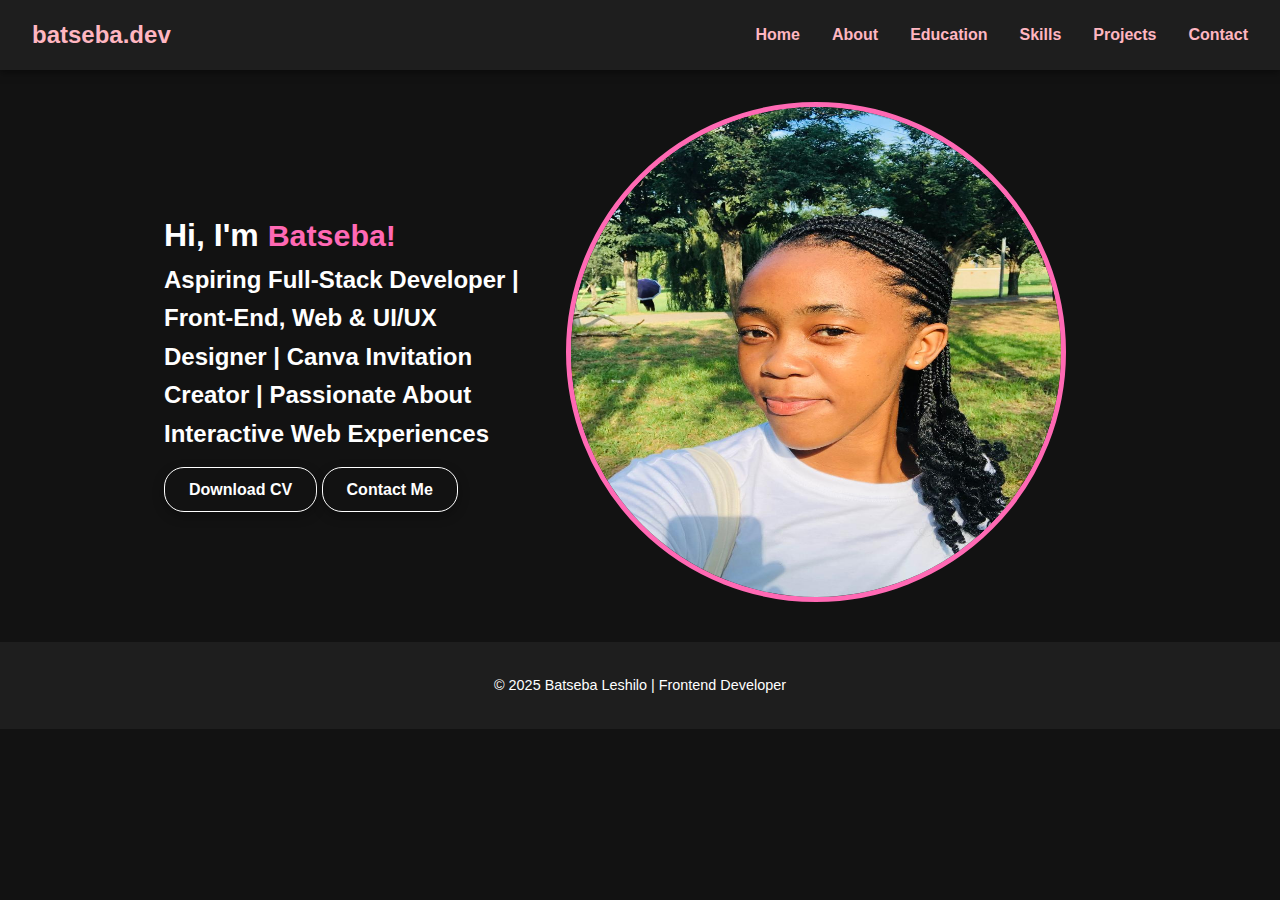
<file: index.html>
<!DOCTYPE html>
<html lang="en">
<head>
    <meta charset="UTF-8">
    <meta name="viewport" content="width=device-width, initial-scale=1.0">
    <title>Batseba Leshilo | Frontend Developer Portfolio</title>
    <link rel="stylesheet" href="style.css">
</head>
<body>
<!-- Navigation -->
<nav class="navbar">
    <div class="logo">batseba.dev</div>
    <ul class="nav-links">
        <li><a href="index.html">Home</a></li>
        <li><a href="about.html" >About</a></li>
        <li><a href="education.html">Education</a></li>
        <li><a href="skills.html">Skills</a></li>
        <li><a href="projects.html">Projects</a></li>
        <li><a href="contact.html">Contact</a></li>
    </ul>
</nav>


<!-- Hero Section -->
<header class="hero">
    <div class="hero-content">
        <h1>Hi, I'm <span>Batseba!</span></h1>
        <p>Aspiring Full-Stack Developer | Front-End, Web & UI/UX Designer | Canva Invitation Creator | Passionate About Interactive Web Experiences</p>
        <a href="CURRICULUM VITAE Batseba.pdf" class="btn" download>Download CV</a>
        <a href="contact.html" class="btn">Contact Me</a>
    </div>
    <div class="hero-image">
        <img src="WhatsApp Image 2025-03-08 at 15.50.47_505fdaff.jpg" alt="Batseba Leshilo">
    </div>
</header>

     <footer>
    <p>&copy; 2025 Batseba Leshilo | Frontend Developer</p>
  </footer>
</body>
</html>
</file>
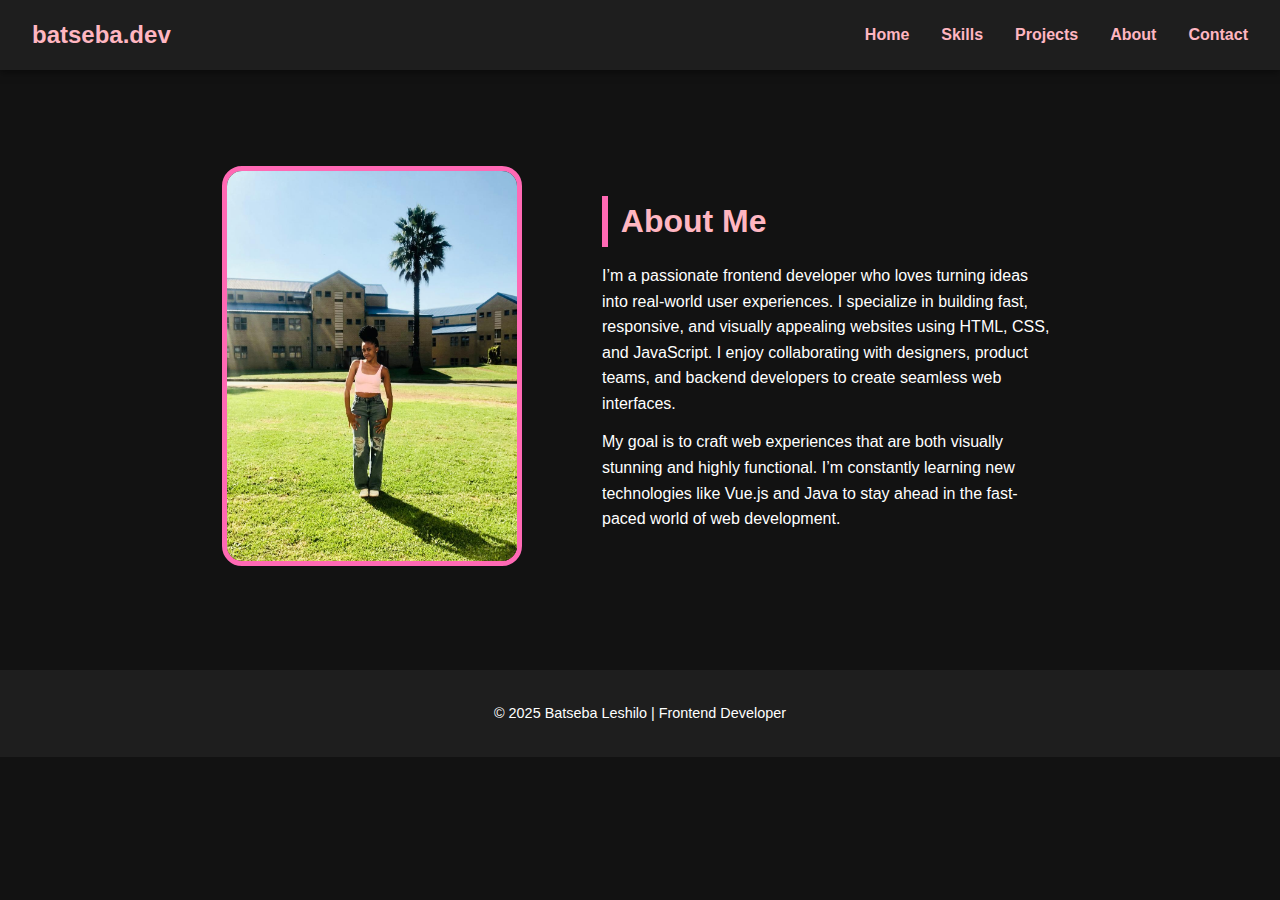
<file: about.html>
<!DOCTYPE html>
<html lang="en">
<head>
    <meta charset="UTF-8">
    <meta name="viewport" content="width=device-width, initial-scale=1.0">
    <title>About Me | Batseba Leshilo</title>
    <link rel="stylesheet" href="style.css">
</head>
<body>
    <!-- Navigation -->
    <nav class="navbar">
        <div class="logo">batseba.dev</div>
        <ul class="nav-links">
            <li><a href="index.html">Home</a></li>
            <li><a href="skills.html">Skills</a></li>
            <li><a href="projects.html">Projects</a></li>
            <li><a href="about.html">About</a></li>
            <li><a href="contact.html">Contact</a></li>
        </ul>
    </nav>

    <!-- About Section -->
    <section class="about-page">
            <div class="about-image">
                <img src="WhatsApp Image 2025-08-13 at 19.33.15_f9b20df4.jpg" alt="Batseba Leshilo">
            </div>
            <div class="about-text">
                <h2>About Me</h2>
                <p>I’m a passionate frontend developer who loves turning ideas into real-world user experiences. I specialize in building fast, responsive, and visually appealing websites using HTML, CSS, and JavaScript. I enjoy collaborating with designers, product teams, and backend developers to create seamless web interfaces.</p>
                <p>My goal is to craft web experiences that are both visually stunning and highly functional. I’m constantly learning new technologies like Vue.js and Java to stay ahead in the fast-paced world of web development.</p>
            </div>
        </div>
    </section>

    <footer>
        <p>&copy; 2025 Batseba Leshilo | Frontend Developer</p>
    </footer>
</body>
</html>
</file>
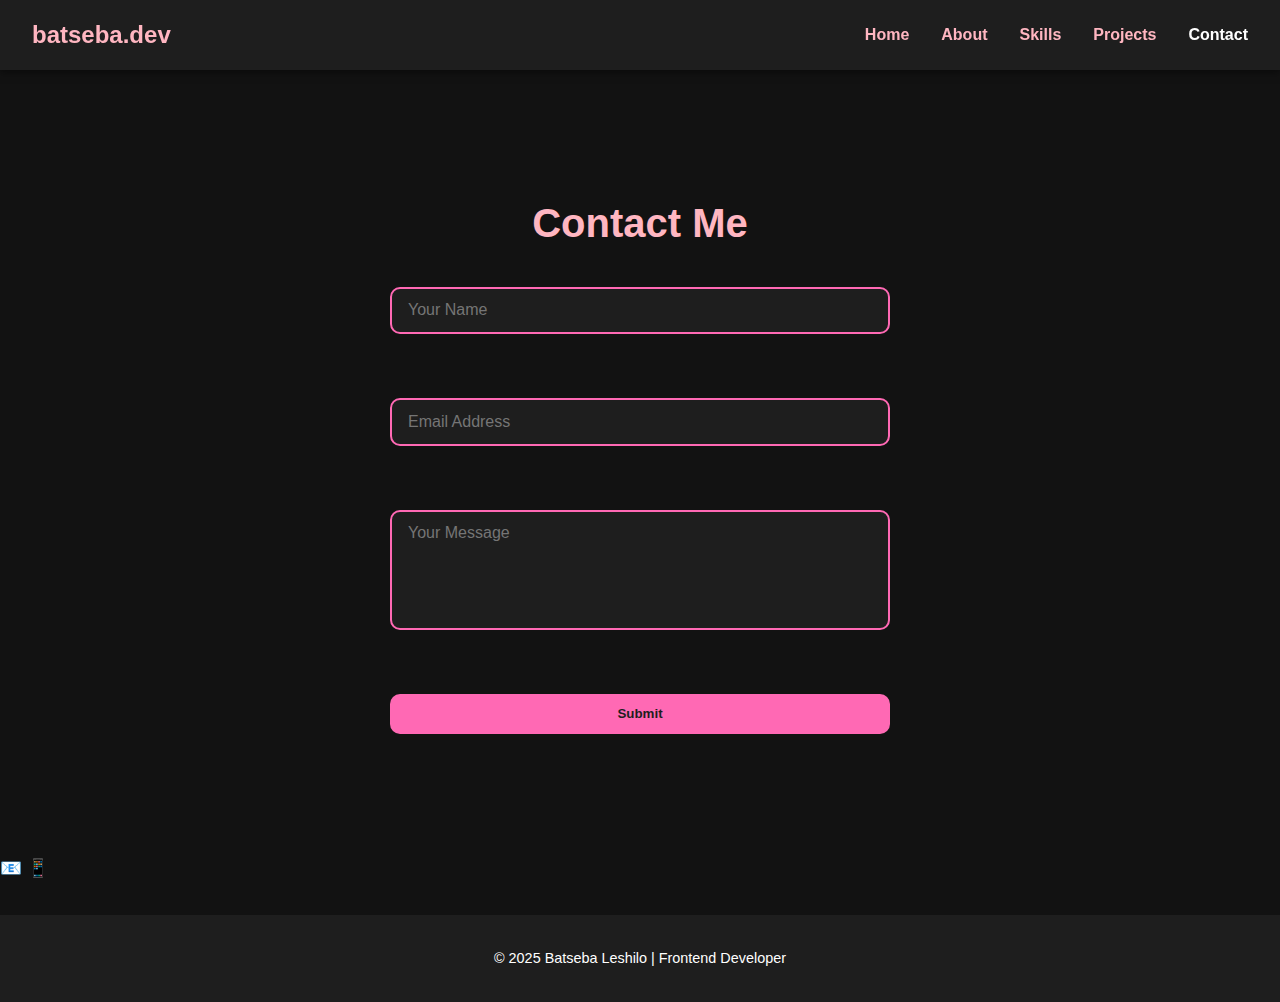
<file: contact.html>
<!DOCTYPE html>
<html lang="en">
<head>
    <meta charset="UTF-8">
    <meta name="viewport" content="width=device-width, initial-scale=1.0">
    <title>Contact Me | Batseba Leshilo</title>
    <link rel="stylesheet" href="style.css">
</head>
<body>
    <!-- Navigation -->
    <nav class="navbar">
        <div class="logo">batseba.dev</div>
        <ul class="nav-links">
            <li><a href="index.html">Home</a></li>
            <li><a href="about.html">About</a></li>
            <li><a href="skills.html">Skills</a></li>
            <li><a href="projects.html">Projects</a></li>
            <li><a href="contact.html" class="active">Contact</a></li>
        </ul>
    </nav>

    <!-- Contact Section -->
    <section class="contact-page">
        <div class="contact-container">
            <h1>Contact Me</h1>
            <form action="#" method="POST">
                <input type="text" id="name" name="name" placeholder="Your Name" required><br>
                <input type="email" id="email" name="email" placeholder="Email Address" required><br>
                <textarea id="message" name="message" placeholder="Your Message" required></textarea><br>
                <input type="submit" value="Submit">
            </form>
        </div>
    </section>

<div class="contact-info">
    <a href="mailto:leshilobatseba1@gmail.com" title="Email Me">📧</a>
    <a href="tel:+271234567890" title="Call Me">📱</a>
</div>

    <footer>
        <p>&copy; 2025 Batseba Leshilo | Frontend Developer</p>
    </footer>
</body>
</html>
</file>
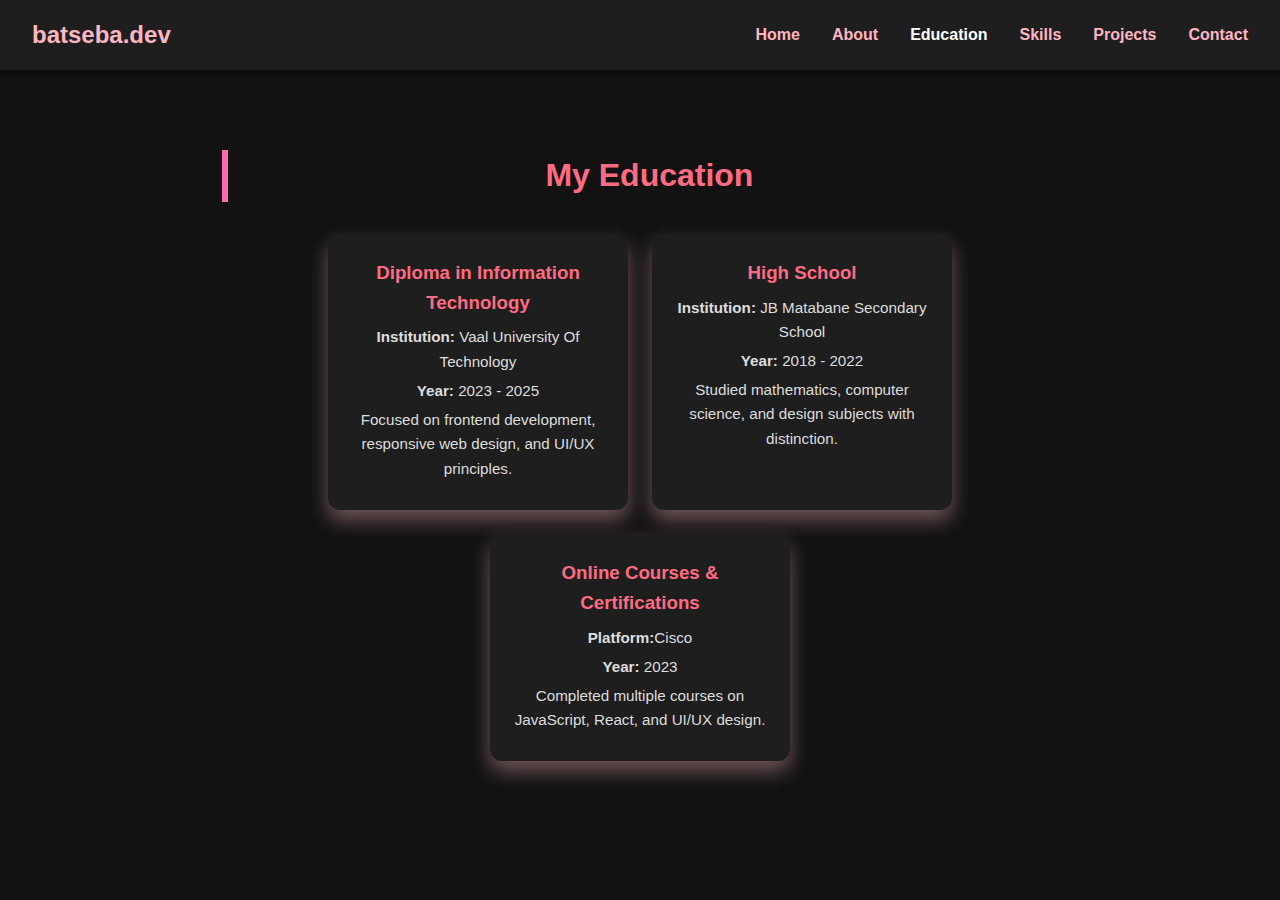
<file: education.html>
<!DOCTYPE html>
<html lang="en">
<head>
    <meta charset="UTF-8">
    <meta name="viewport" content="width=device-width, initial-scale=1.0">
    <title>Batseba Leshilo | Education</title>
    <link rel="stylesheet" href="style.css">
</head>
<body>
<!-- Navigation -->
<nav class="navbar">
    <div class="logo">batseba.dev</div>
    <ul class="nav-links">
        <li><a href="index.html">Home</a></li>
        <li><a href="about.html">About</a></li>
        <li><a href="education.html" class="active">Education</a></li>
        <li><a href="skills.html">Skills</a></li>
        <li><a href="projects.html">Projects</a></li>
        <li><a href="contact.html">Contact</a></li>
    </ul>
</nav>

<!-- Education Section -->
<section class="education-section">
    <h2>My Education</h2>
    <div class="edu-container">

        <div class="edu-card">
            <h3>Diploma in Information Technology</h3>
            <p><strong>Institution:</strong> Vaal University Of Technology</p>
            <p><strong>Year:</strong> 2023 - 2025</p>
            <p>Focused on frontend development, responsive web design, and UI/UX principles.</p>
        </div>

        <div class="edu-card">
            <h3>High School</h3>
            <p><strong>Institution:</strong> JB Matabane Secondary School</p>
            <p><strong>Year:</strong> 2018 - 2022</p>
            <p>Studied mathematics, computer science, and design subjects with distinction.</p>
        </div>

        <div class="edu-card">
            <h3>Online Courses & Certifications</h3>
            <p><strong>Platform:</strong>Cisco</p>
            <p><strong>Year:</strong> 2023</p>
            <p>Completed multiple courses on JavaScript, React, and UI/UX design.</p>
        </div>

    </div>
</section>

</body>
</html>
</file>
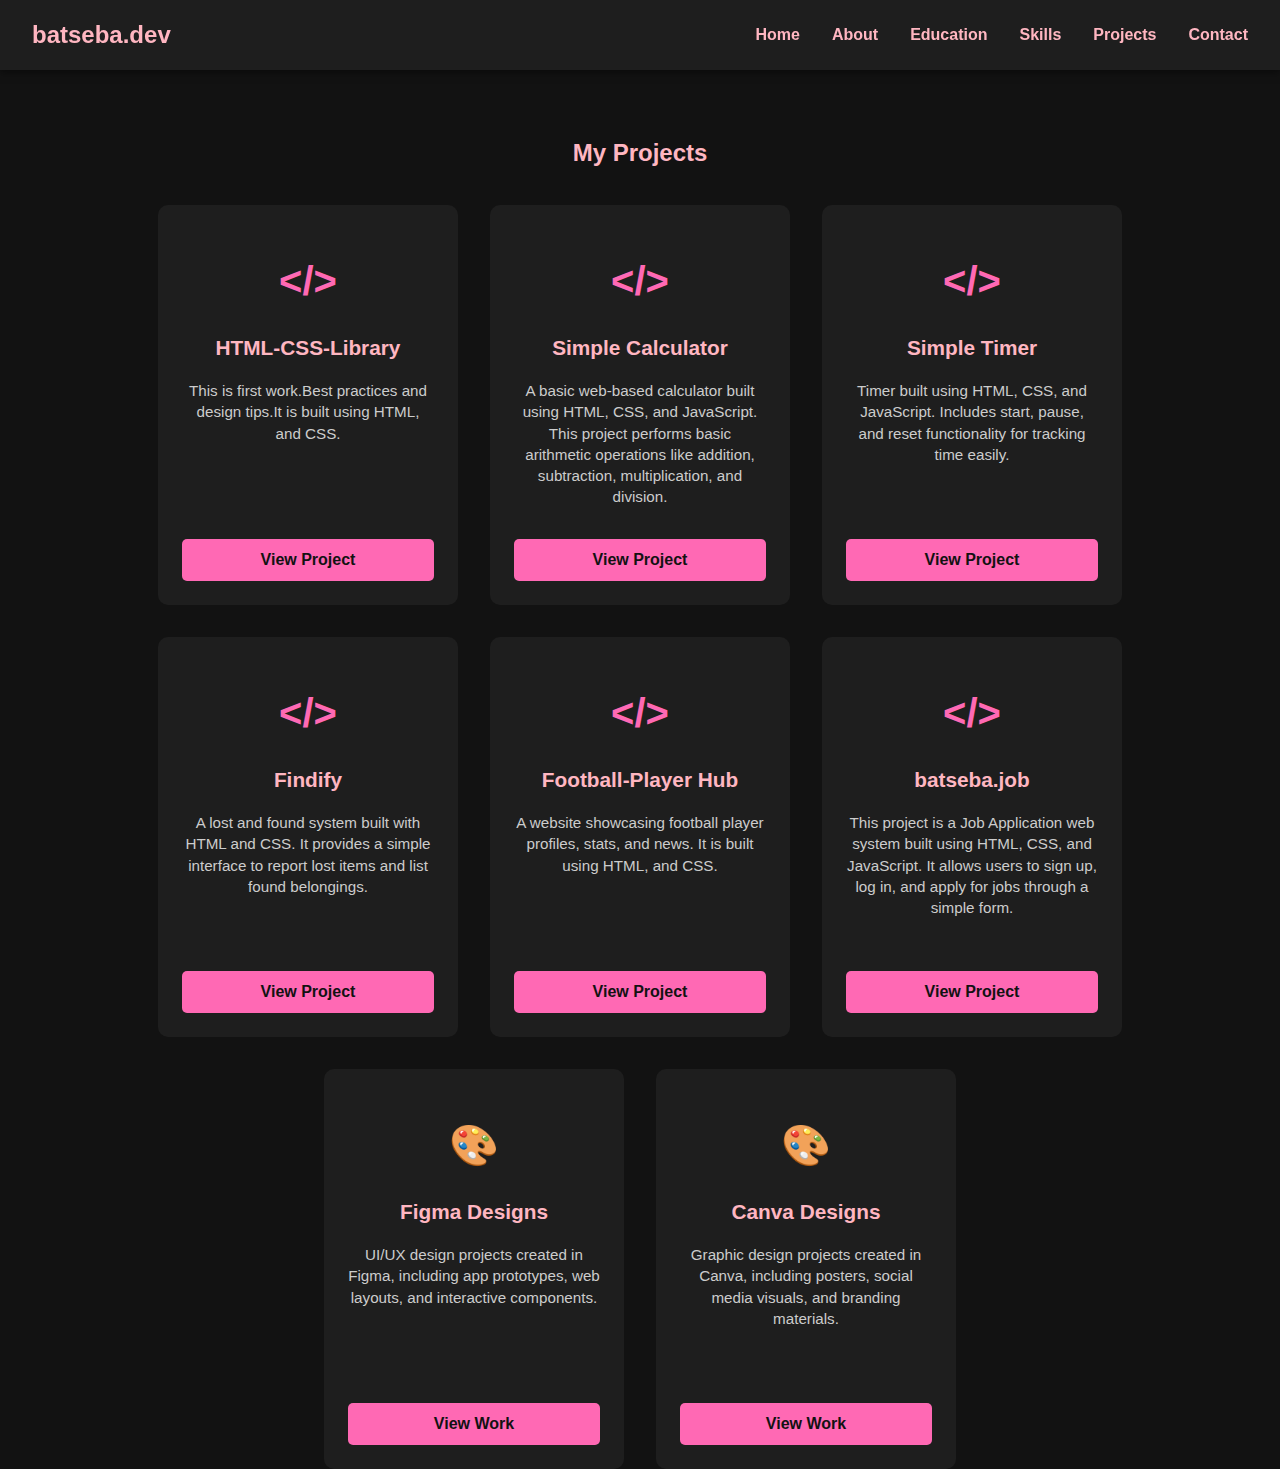
<file: projects.html>
<!DOCTYPE html>
<html lang="en">
<head>
<meta charset="UTF-8">
<meta name="viewport" content="width=device-width, initial-scale=1.0">
  <title>Skills | Batseba Leshilo</title>
    <link rel="stylesheet" href="style.css">

</head>
<body>
<nav class="navbar">
    <div class="logo">batseba.dev</div>
    <ul class="nav-links">
        <li><a href="index.html">Home</a></li>
        <li><a href="about.html" >About</a></li>
        <li><a href="education.html">Education</a></li>
        <li><a href="skills.html">Skills</a></li>
        <li><a href="projects.html">Projects</a></li>
        <li><a href="contact.html">Contact</a></li>
    </ul>
</nav>
<h2 style="text-align:center; margin-top:4rem; margin-bottom: 2rem; color:#FFB6C1;">My Projects</h2>


<div class="projects-container">

  <div class="project-card">
    <div class="project-icon">&lt;/&gt;</div>
    <h3 class="project-title">HTML-CSS-Library</h3>
    <p class="project-description"> This is first work.Best practices and design tips.It is built using HTML, and CSS.</p>
    <a href="https://batseba06.github.io/HTML-CSS-Library/" class="project-button">View Project</a>
  </div>

  <div class="project-card">
<div class="project-icon">&lt;/&gt;</div>
    <h3 class="project-title">Simple Calculator</h3>
    <p class="project-description">A basic web-based calculator built using HTML, CSS, and JavaScript. This project performs basic arithmetic operations like addition, subtraction, multiplication, and division.</p>
    <a href="https://batseba06.github.io/Simple-Calculator/" class="project-button">View Project</a>
  </div>

  <div class="project-card">
    <div class="project-icon">&lt;/&gt;</div>
    <h3 class="project-title">Simple Timer</h3>
    <p class="project-description">Timer built using HTML, CSS, and JavaScript. Includes start, pause, and reset functionality for tracking time easily.</p>
    <a href="https://batseba06.github.io/Simple-Timer/" class="project-button">View Project</a>
  </div>

  <div class="project-card">
    <div class="project-icon">&lt;/&gt;</div>
    <h3 class="project-title">Findify</h3>
    <p class="project-description">A lost and found system built with HTML and CSS. It provides a simple interface to report lost items and list found belongings.</p>
    <a href="#" class="project-button">View Project</a>
  </div>

  <div class="project-card">
    <div class="project-icon">&lt;/&gt;</div>
    <h3 class="project-title">Football-Player Hub</h3>
    <p class="project-description">A website showcasing football player profiles, stats, and news. It is built using HTML, and CSS.</p>
    <a href="https://batseba06.github.io/football-player-hub/" class="project-button">View Project</a>
  </div>

  <div class="project-card">
    <div class="project-icon">&lt;/&gt;</div>
    <h3 class="project-title">batseba.job</h3>
    <p class="project-description">This project is a Job Application web system built using HTML, CSS, and JavaScript. It allows users to sign up, log in, and apply for jobs through a simple form.</p>
    <a href="https://batseba06.github.io/Job-Application/" class="project-button">View Project</a>
  </div>

  <div class="project-card">
    <div class="project-icon">🎨</div>
    <h3 class="project-title">Figma Designs</h3>
    <p class="project-description">UI/UX design projects created in Figma, including app prototypes, web layouts, and interactive components.</p>
    <a href="https://www.figma.com/files" class="project-button" target="_blank">View Work</a>
</div>

<div class="project-card">
<div class="project-icon">🎨</div>
    <h3 class="project-title">Canva Designs</h3>
    <p class="project-description">Graphic design projects created in Canva, including posters, social media visuals, and branding materials.</p>
    <a href="https://www.canva.com/" class="project-button" target="_blank">View Work</a>
</div>

</div>

</body>
</html>
</file>
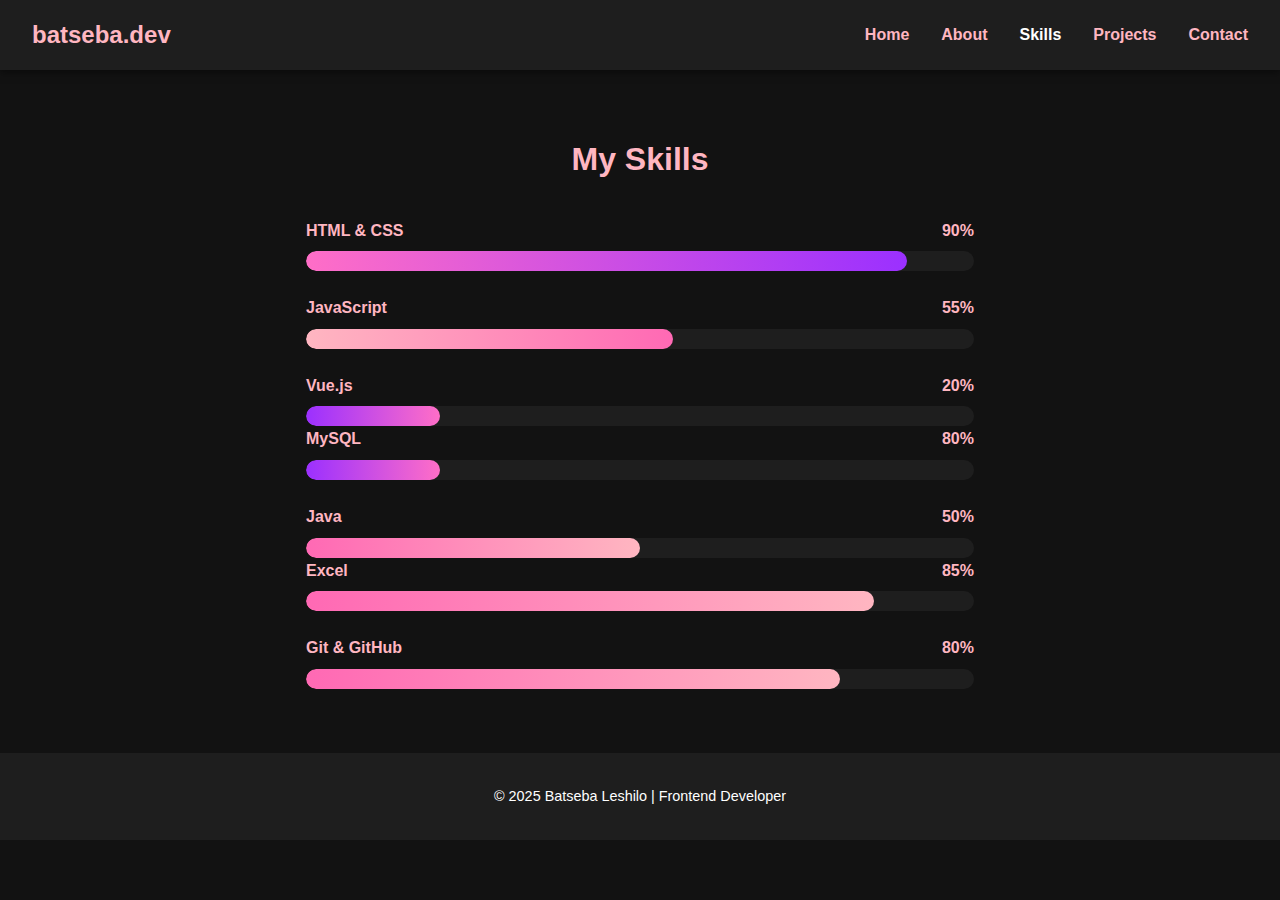
<file: skills.html>
<!DOCTYPE html>
<html lang="en">
<head>
    <meta charset="UTF-8">
    <meta name="viewport" content="width=device-width, initial-scale=1.0">
    <title>Skills | Batseba Leshilo</title>
    <link rel="stylesheet" href="style.css">
</head>
<body>
    <!-- Navigation -->
    <nav class="navbar">
        <div class="logo">batseba.dev</div>
        <ul class="nav-links">
            <li><a href="index.html">Home</a></li>
            <li><a href="about.html">About</a></li>
            <li><a href="skills.html" class="active">Skills</a></li>
            <li><a href="projects.html">Projects</a></li>
            <li><a href="contact.html">Contact</a></li>
        </ul>
    </nav>

    <!-- Skills Section -->
    <section class="skills-page">
        <h1>My Skills</h1>
        <div class="skill">
            <p>HTML & CSS <span>90%</span></p>
            <div class="skill-bar">
                <div class="skill-level html"></div>
            </div>
        </div>
        <div class="skill">
            <p>JavaScript <span>55%</span></p>
            <div class="skill-bar">
                <div class="skill-level js"></div>
            </div>
        </div>
        <div class="skill">
            <p>Vue.js <span>20%</span></p>
            <div class="skill-bar">
                <div class="skill-level vue"></div>
            </div>
            <div class="skill">
            <p>MySQL <span>80%</span></p>
            <div class="skill-bar">
                <div class="skill-level vue"></div>
            </div>
        </div>
        <div class="skill">
            <p>Java <span>50%</span></p>
            <div class="skill-bar">
                <div class="skill-level java"></div>
            </div>

<div class="skill">
    <p>Excel <span>85%</span></p>
    <div class="skill-bar">
        <div class="skill-level excel"></div>
    </div>
</div>

<div class="skill">
    <p>Git & GitHub <span>80%</span></p>
    <div class="skill-bar">
        <div class="skill-level git"></div>
    </div>
</div>

    </section>

    <footer>
        <p>&copy; 2025 Batseba Leshilo | Frontend Developer</p>
    </footer>
</body>
</html>
</file>
<file: style.css>
* {
    margin: 0;
    padding: 0;
    box-sizing: border-box;
    font-family: 'Arial', sans-serif;
}


body {
    background-color: #121212; 
    color: #fff;
    line-height: 1.6;
}

.navbar {
    display: flex;
    align-items: center;
    padding: 1rem 2rem;
    background-color: #1E1E1E; 
    color: #fff;
    position: sticky;
    top: 0;
    z-index: 100;
    box-shadow: 0 2px 8px rgba(0,0,0,0.5);
}
.logo {
    font-size: 1.5rem;
    font-weight: bold;
    color: #FFB6C1;
}

.nav-links {
    list-style: none;
    display: flex;
    gap: 2rem;
    margin-left: auto;
}

.nav-links li a {
    color: #FFB6C1;
    text-decoration: none;
    font-weight: bold;
    transition: color 0.3s;
}

.nav-links li a:hover,
.nav-links li a.active { 
    color: #fff;
}


.hero {
    display: flex;
    justify-content: space-between;
    align-items: center;
    padding: 2rem 4rem;
    gap: 2rem;
    margin-left: 100px;
    margin-right: 150px;
    border-bottom-left-radius: 40px;
    border-bottom-right-radius: 40px;
}

.hero h1 span {
    color: #FF69B4;
    font-size: 1.9rem;
}

.hero p {
    font-size: 1.5rem;
    max-width: 500px;
    margin-bottom: 1.5rem;
    font-weight: bolder;
}

.btn {
    color: #fff; 
    padding: 0.8rem 1.5rem;
    text-decoration: none;
    border:1px solid #fff;
    border-radius: 20px;
    font-weight: bold;
    transition: 0.3s;
    box-shadow: 0 4px 12px rgba(0,0,0,0.3);
}

.btn:hover {
    background-color: #FF85C1;
}

.hero-image img {
    width: 500px;
    height: 500px;
    border-radius: 50%;
    border: 5px solid #FF69B4;
    transition: border 0.3s ease, box-shadow 0.3s ease;
}

.hero-image img:hover {
    border: 5px solid #ff1493;  /* Darker pink or any color you like */
    box-shadow: 0 0 15px rgba(255, 105, 180, 0.7); /* Glow effect (optional) */
}


/* Sections */
section {
    padding: 4rem 2rem;
    max-width: 900px;
    margin: 2rem auto;
    color: #fff; 
}

section h2 {
    color: #FF69B4; 
    margin-bottom: 1rem;
    font-size: 2rem;
    border-left: 6px solid #FF69B4; 
    padding-left: 0.8rem;
}

section p, section li {
    font-size: 1rem;
    margin-bottom: 0.8rem;
}

ul {
    list-style-type: disc;
    padding-left: 1.5rem;
}

/* Projects */
.project {
    background-color: #1E1E1E; 
    padding: 1.5rem;
    margin-bottom: 1.5rem;
    border-radius: 15px;
    box-shadow: 0 4px 12px rgba(0,0,0,0.5);
}


.projects-container {
  display: flex;
  justify-content: center;
  gap: 2rem;
  flex-wrap: wrap;
  padding: 0 2rem;
}

/* Project Card */
.project-card {
  background-color: #1e1e1e;
  padding: 1.5rem;
  border-radius: 10px;
  text-align: center;
  width: 300px;
  display: flex;
  flex-direction: column; /* stack items vertically */
  justify-content: space-between; /* push button to bottom */
  transition: transform 0.3s ease, box-shadow 0.3s ease;
  min-height: 400px; /* make all cards equal height */
}

.project-card:hover {
  transform: translateY(-5px);
  box-shadow: 0 10px 20px rgba(255, 182, 193, 0.4);
}
.project-card h3,
.project-card p {
  flex-grow: 0;
  margin: 0.5rem 0;
}

/* Project Icon */
.project-icon {
  font-size: 40px;
  font-weight: bold;
  color: #FF69B4;
  padding: 10px 20px;
  border-radius: 8px;
  display: inline-block;
  margin-top: 10px;  
}

.project-title {
  font-size: 1.3rem;
  margin-bottom: 0.5rem;
  color: #FFB6C1;
}

/* Description */
.project-description {
  font-size: 0.95rem;
  line-height: 1.4;
  margin-bottom: 1rem;
  color: #ccc;
}


.project-button {
  margin-top: auto; 
  display: inline-block;
  padding: 0.5rem 1rem;
  background: #FF69B4;
  color: #121212;
  text-decoration: none;
  border-radius: 5px;
  font-weight: bold;
  transition: background 0.3s ease;
}

.project-button:hover {
  background: #ff4f9e;
}
footer {
    text-align: center;
    padding: 2rem;
    background-color: #1E1E1E;
    color: #fff;
    font-size: 0.9rem;
}


.about-page {
    display: flex;
    align-items: center;
    justify-content: center;
    padding: 4rem 2rem;
    gap: 3rem; 
}
.about-container {
    display: flex;
    align-items: center;
    gap: 3rem;
    max-width: 1000px;
    width: 100%;
}

.about-image img {
    width: 300px;
    height: 400px;
    border-radius: 20px;
    object-fit: cover;
    border: 5px solid #FF69B4;
    margin-right: 2rem; 
}
.about-text h2 {
    color: #FFB6C1; 
}

.about-text p {
    color: #fff; 
}

.contact-page {
    display: flex;
    justify-content: center;
    align-items: center;
    min-height: 80vh;
    background-color: #121212; 
    padding: 2rem;
}

.contact-container {
    width: 100%;
    max-width: 500px;
    text-align: center;
}

.contact-container h1 {
    color: #FFB6C1; 
    margin-bottom: 2rem;
    font-size: 2.5rem;
}


.contact-container form {
    display: flex;
    flex-direction: column;
    gap: 1.2rem;
}

.contact-container input[type="text"],
.contact-container input[type="email"],
.contact-container textarea {
    padding: 0.8rem 1rem;
    border-radius: 10px;
    border: 2px solid #FF69B4;
    background-color: #1E1E1E;
    color: #fff;
    font-size: 1rem;
    outline: none;
    resize: none;
    transition: border-color 0.3s, box-shadow 0.3s;
}

.contact-container textarea {
    min-height: 120px;
}

.contact-container input[type="text"]:focus,
.contact-container input[type="email"]:focus,
.contact-container textarea:focus {
    border-color: #FFB6C1;
    box-shadow: 0 0 8px #FFB6C1;
}


.contact-container input[type="submit"] {
    padding: 0.8rem 1.5rem;
    border-radius: 10px;
    border: none;
    background-color: #FF69B4;
    color: #1E1E1E;
    font-weight: bold;
    cursor: pointer;
    transition: background-color 0.3s, transform 0.3s;
}

.contact-container input[type="submit"]:hover {
    background-color: #FF85C1;
    transform: translateY(-3px);
}
.contact-info {
    margin-bottom: 2rem;
    text-align: left;
    color: #FFB6C1; /* pink text */
    font-size: 1.1rem;
}

.contact-info a {
    color: #FF85C1;
    text-decoration: none;
    font-weight: bold;
}

.contact-info a:hover {
    text-decoration: underline;
}

.contact-card {
      background: #fff;
      padding: 20px 30px;
      border-radius: 12px;
      box-shadow: 0px 4px 12px rgba(0, 0, 0, 0.1);
      width: 300px;
    }

    .contact-item {
      display: flex;
      align-items: center;
      margin-bottom: 15px;
      color: #555;
    }

    .contact-item i {
      font-size: 18px;
      margin-right: 10px;
      color: #FFB6C1;
    }

    .contact-item span {
      font-size: 14px;
    }

    .contact-item strong {
      display: block;
      font-size: 14px;
      color: #333;
    }

.skills-page {
    max-width: 700px;
    margin: 4rem auto;
    padding: 0 1rem;
    color: #fff;
    text-align: left;
}

.skills-page h1 {
    color: #FFB6C1;
    margin-bottom: 2rem;
    text-align: center;
}

/* Individual skill */
.skill {
    margin-bottom: 1.5rem;
}

.skill p {
    display: flex;
    justify-content: space-between;
    margin-bottom: 0.5rem;
    font-weight: bold;
    color: #FFB6C1;
}

/* Skill bar container */
.skill-bar {
    width: 100%;
    height: 20px;
    background-color: #1E1E1E; 
    border-radius: 10px;
    overflow: hidden;
}

.skill-level {
    height: 100%;
    border-radius: 10px;
}

.skill-level.html { width: 90%; background: linear-gradient(90deg, #FF6EC7, #9B30FF); }
.skill-level.js { width: 55%; background: linear-gradient(90deg, #FFB6C1, #FF69B4); }
.skill-level.vue { width: 20%; background: linear-gradient(90deg, #9B30FF, #FF6EC7); }
.skill-level.java { width: 50%; background: linear-gradient(90deg, #FF69B4, #FFB6C1); }
.skill-level.mysql { width: 80%; background: linear-gradient(90deg, #FF69B4, #FFB6C1); }
.skill-level.excel { width: 85%; background: linear-gradient(90deg, #FF69B4, #FFB6C1); }
.skill-level.git { width: 80%; background: linear-gradient(90deg, #FF69B4, #FFB6C1); }


@media(max-width: 768px) {
    .skills-page {
        padding: 0 1rem;
    }
}

.images {
  display: flex;
  justify-content: center;  
  gap: 30px;               
  margin-top: 30px;
  flex-wrap: wrap;           /* allows wrapping on smaller screens */
}

.images img {
  width: 300px;              
  height: auto;              
  border-radius: 8px;        
  box-shadow: 0 4px 10px rgba(0,0,0,0.1); /* subtle shadow */
  transition: transform 0.3s;
}

.images img:hover {
  transform: scale(1.05);   
}

@media(max-width: 768px) {
    .contact-page {
        padding: 2rem 1rem;
    }
}


@media(max-width: 768px) {
    .hero, .about-container {
        flex-direction: column;
        text-align: center;
    }

    .hero-image img,
    .about-image img {
        width: 200px;
        margin-bottom: 1.5rem;
    }

}

.education-section {
    padding: 3rem 2rem;
    text-align: center;
}

.education-section h2 {
    font-size: 2rem;
    margin-bottom: 2rem;
    color: #ff6b81;
}

/* Education Cards */
.edu-container {
    display: flex;
    flex-wrap: wrap;
    justify-content: center;
    gap: 1.5rem;
}

.edu-card {
    background-color: #1e1e1e; /* dark card background */
    padding: 1.5rem;
    border-radius: 12px;
    box-shadow: 0 10px 20px rgba(255, 182, 193, 0.4);
    width: 300px;
    transition: transform 0.3s, box-shadow 0.3s;
    color: #fff;
}

.edu-card:hover {
    transform: translateY(-5px);
    box-shadow: 0 10px 20px rgba(255, 182, 193, 0.4);
}
.edu-card h3 {
    color: #ff6b81;
    margin-bottom: 0.5rem;
}

.edu-card p {
    margin: 0.3rem 0;
    font-size: 0.95rem;
    color: #ddd;
}
</file>
